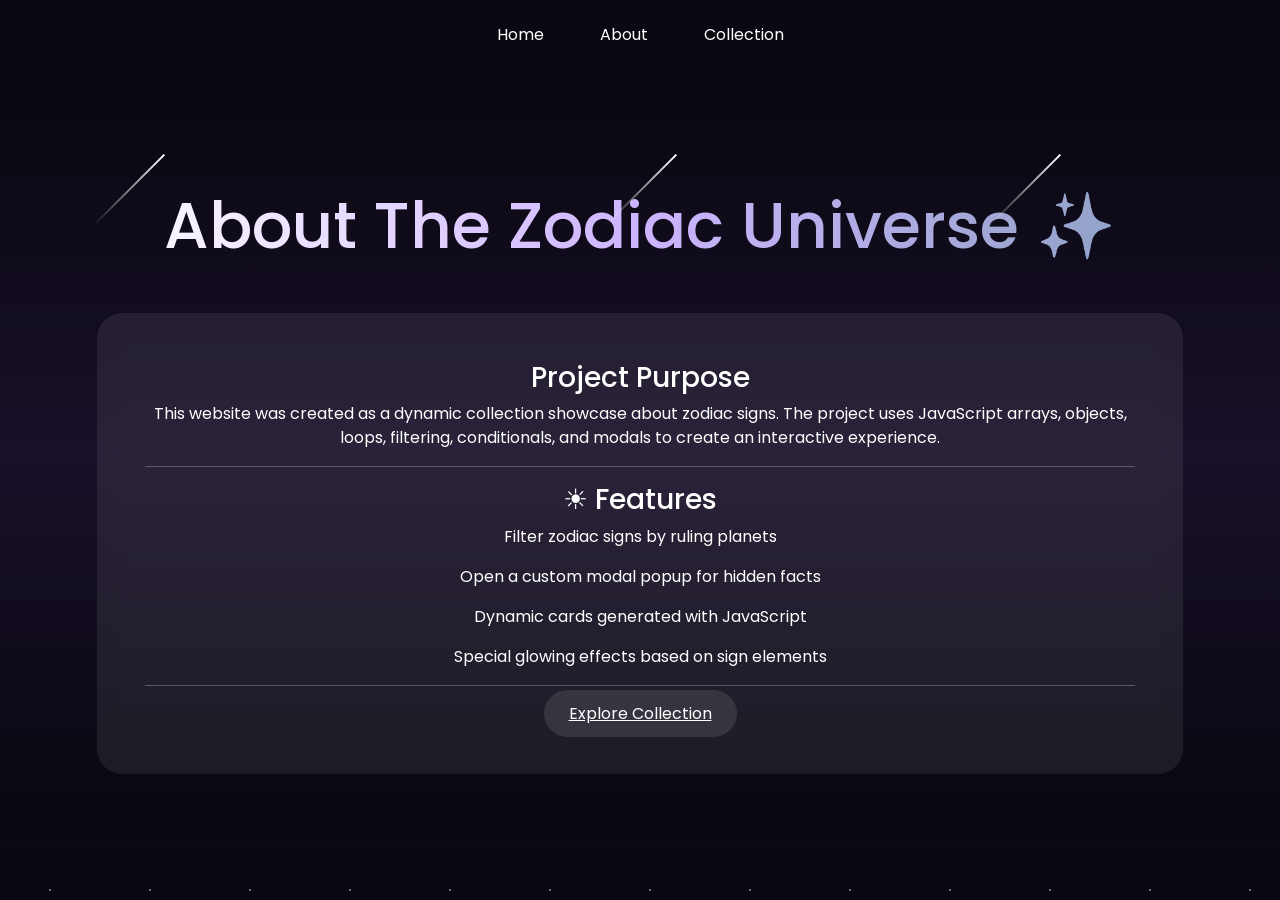
<file: about.html>
<!DOCTYPE html>
<html lang="en">

<head>

  <meta charset="UTF-8">

  <title>About Zodiac Collection</title>

  <link href="https://cdn.jsdelivr.net/npm/bootstrap@5.3.3/dist/css/bootstrap.min.css" rel="stylesheet">

  <link href="https://fonts.googleapis.com/css2?family=Poppins:wght@300;400;500;600&display=swap" rel="stylesheet">

  <link rel="stylesheet" href="styles.css">

</head>

<body>

  <nav class="site-nav">
    <a href="index.html">Home</a>
    <a href="about.html"> About</a>
    <a href="collection.html"> Collection</a>
  </nav>

  <div class="shooting-star star1"></div>
  <div class="shooting-star star2"></div>
  <div class="shooting-star star3"></div>

  <div class="container text-center py-5">

    <h1>About The Zodiac Universe ✨</h1>

    <div class="card-box p-5 mt-5">

      <h3> Project Purpose</h3>

      <p>

        This website was created as a dynamic collection showcase about zodiac signs.

        The project uses JavaScript arrays, objects, loops, filtering, conditionals, and modals to create an interactive
        experience.

      </p>

      <hr>

      <h3>☀ Features</h3>

      <p>

        Filter zodiac signs by ruling planets

      </p>

      <p>

        Open a custom modal popup for hidden facts

      </p>

      <p>

        Dynamic cards generated with JavaScript

      </p>

      <p>

        Special glowing effects based on sign elements

      </p>

      <hr>

      <a href="collection.html" class="main-btn">

        Explore Collection

      </a>

    </div>

  </div>

</body>

</html>
</file>
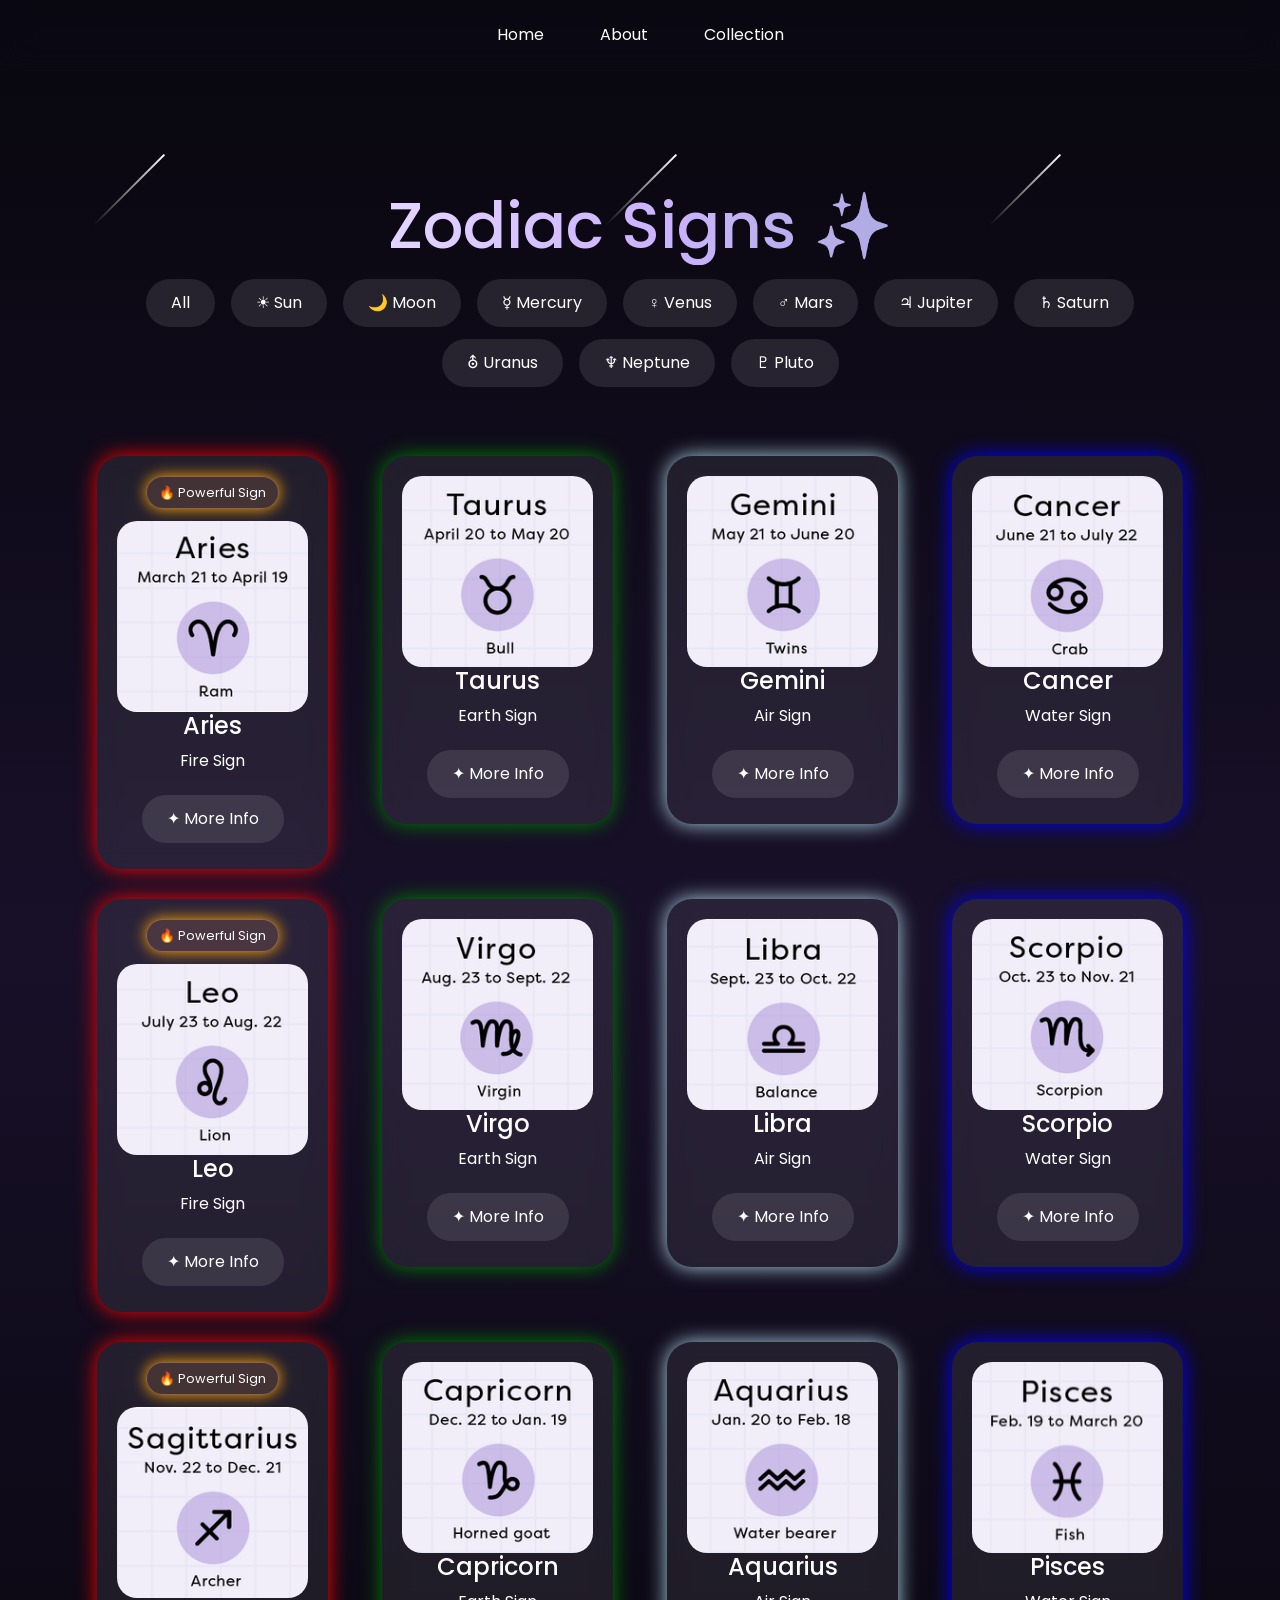
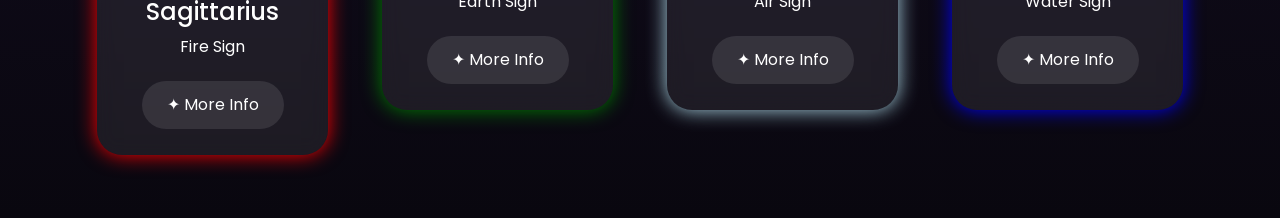
<file: collection.html>
<!DOCTYPE html>
<html lang="en">

<head>

  <meta charset="UTF-8">

  <title>Zodiac Collection</title>

  <link href="https://cdn.jsdelivr.net/npm/bootstrap@5.3.3/dist/css/bootstrap.min.css" rel="stylesheet">

  <link href="https://fonts.googleapis.com/css2?family=Poppins:wght@300;400;500;600&display=swap" rel="stylesheet">

  <link rel="stylesheet" href="styles.css">

</head>

<body>

  <nav class="site-nav">
    <a href="index.html"> Home</a>
    <a href="about.html"> About</a>
    <a href="collection.html"> Collection</a>
  </nav>

  <div class="shooting-star star1"></div>
  <div class="shooting-star star2"></div>
  <div class="shooting-star star3"></div>

  <div class="container py-5 text-center">

    <h1>Zodiac Signs ✨</h1>

    <div class="mb-5">

      <button class="filter-btn" data-type="all">All</button>
      <button class="filter-btn" data-type="Sun">☀ Sun</button>
      <button class="filter-btn" data-type="Moon">🌙 Moon</button>
      <button class="filter-btn" data-type="Mercury">☿ Mercury</button>
      <button class="filter-btn" data-type="Venus">♀ Venus</button>
      <button class="filter-btn" data-type="Mars">♂ Mars</button>
      <button class="filter-btn" data-type="Jupiter">♃ Jupiter</button>
      <button class="filter-btn" data-type="Saturn">♄ Saturn</button>
      <button class="filter-btn" data-type="Uranus">⛢ Uranus</button>
      <button class="filter-btn" data-type="Neptune">♆ Neptune</button>
      <button class="filter-btn" data-type="Pluto">♇ Pluto</button>

    </div>

    <div class="row" id="card-container"></div>

  </div>


  <div id="modal" class="modal-box hidden">

    <div class="modal-content">

      <span id="closeModal" class="close-x">

        ✕

      </span>

      <h2 id="modalTitle"></h2>
      <img id="modalImage">
      <p id="modalType"></p>
      <p id="modalPlanet"></p>
      <p id="modalDetail"></p>
    </div>

  </div>

  <script src="script.js"></script>

</body>

</html>
</file>
<file: styles.css>
html,
body {
  margin: 0;
  min-height: 100%;
  font-family: "Poppins", sans-serif;
  padding-top: 70px;
  background: linear-gradient(180deg, #09070f, #181029, #09070f);
  color: white;
  overflow-x: hidden;
}

/* stars */

body::before {
  content: "";

  position: fixed;

  width: 200%;
  height: 200%;

  background-image: radial-gradient(white 1px, transparent 1px);

  background-size: 100px 100px;

  opacity: 0.4;

  animation: moveStars 100s linear infinite;

  z-index: -2;
}

@keyframes moveStars {
  from {
    transform: translate(0, 0);
  }

  to {
    transform: translate(-300px, -300px);
  }
}

/* shooting stars */

.shooting-star {
  position: fixed;

  width: 2px;
  height: 100px;

  background: linear-gradient(white, transparent);

  transform: rotate(45deg);

  animation: shoot 8s linear infinite;
}

.star1 {
  left: 10%;
}
.star2 {
  left: 50%;
  animation-delay: 3s;
}
.star3 {
  left: 80%;
  animation-delay: 6s;
}

@keyframes shoot {
  from {
    transform: translate(0, 0) rotate(45deg);
  }

  to {
    transform: translate(700px, 900px) rotate(45deg);
  }
}

.hero {
  height: 100vh;
  display: flex;
  flex-direction: column;
  justify-content: center;
  align-items: center;
  text-align: center;
  padding-top: 70px;
  box-sizing: border-box;
  margin-top: -70px;
}

h1 {
  font-size: 4rem;

  font-weight: 500;

  background: linear-gradient(90deg, white, #cdb4ff, #88a0bf);

  -webkit-background-clip: text;
  -webkit-text-fill-color: transparent;
}

.filter-btn,
.main-btn,
.more-btn {
  border: none;

  padding: 12px 25px;

  border-radius: 40px;

  color: white;

  background: rgba(255, 255, 255, 0.1);

  margin: 6px;

  transition: 0.5s;
}

.filter-btn:hover,
.main-btn:hover,
.more-btn:hover {
  transform: translateY(-8px) scale(1.08);

  box-shadow: 0 0 20px #cdb4ff;
}

.card-box {
  background: rgba(255, 255, 255, 0.08);

  padding: 20px;

  border-radius: 25px;

  margin: 15px;

  transition: 0.5s;

  backdrop-filter: blur(10px);
}

.card-box:hover {
  transform: translateY(-15px) scale(1.05) rotateY(8deg);
}

.card-box img {
  width: 100%;

  border-radius: 20px;
}

.fire {
  box-shadow: 0 0 20px red;
}
.earth {
  box-shadow: 0 0 20px green;
}
.air {
  box-shadow: 0 0 20px lightblue;
}
.water {
  box-shadow: 0 0 20px blue;
}

.modal-box {
  position: fixed;

  top: 0;
  left: 0;

  width: 100%;
  height: 100%;

  background: rgba(0, 0, 0, 0.7);

  display: flex;

  justify-content: center;
  align-items: center;
}

.modal-content {
  width: 350px;

  padding: 25px;

  border-radius: 25px;

  background: #151022;

  text-align: center;
}

.close-x {
  position: absolute;

  top: 15px;
  right: 25px;

  font-size: 25px;

  cursor: pointer;
}

.hidden {
  display: none;
}

.site-nav {
  position: fixed;
  top: 0;
  left: 0;
  width: 100%;
  display: flex;
  justify-content: center;
  gap: 20px;
  padding: 15px;
  background: rgba(10, 10, 20, 0.6);
  backdrop-filter: blur(12px);
  z-index: 1000;
  height: 70px;
}

.site-nav a {
  color: white;
  text-decoration: none;
  font-family: "Poppins", sans-serif;
  padding: 8px 18px;
  border-radius: 30px;
  transition: 0.3s;
}

.site-nav a:hover {
  background: rgba(255, 255, 255, 0.15);
  box-shadow: 0 0 20px #cdb4ff;
  transform: translateY(-3px);
}

.special-badge{

display:inline-block;

padding:6px 12px;

margin-bottom:12px;

border-radius:20px;

font-size:.8rem;

background:rgba(255,170,100,.15);

border:1px solid rgba(255,170,100,.4);

box-shadow:0 0 15px orange;

}
</file>
